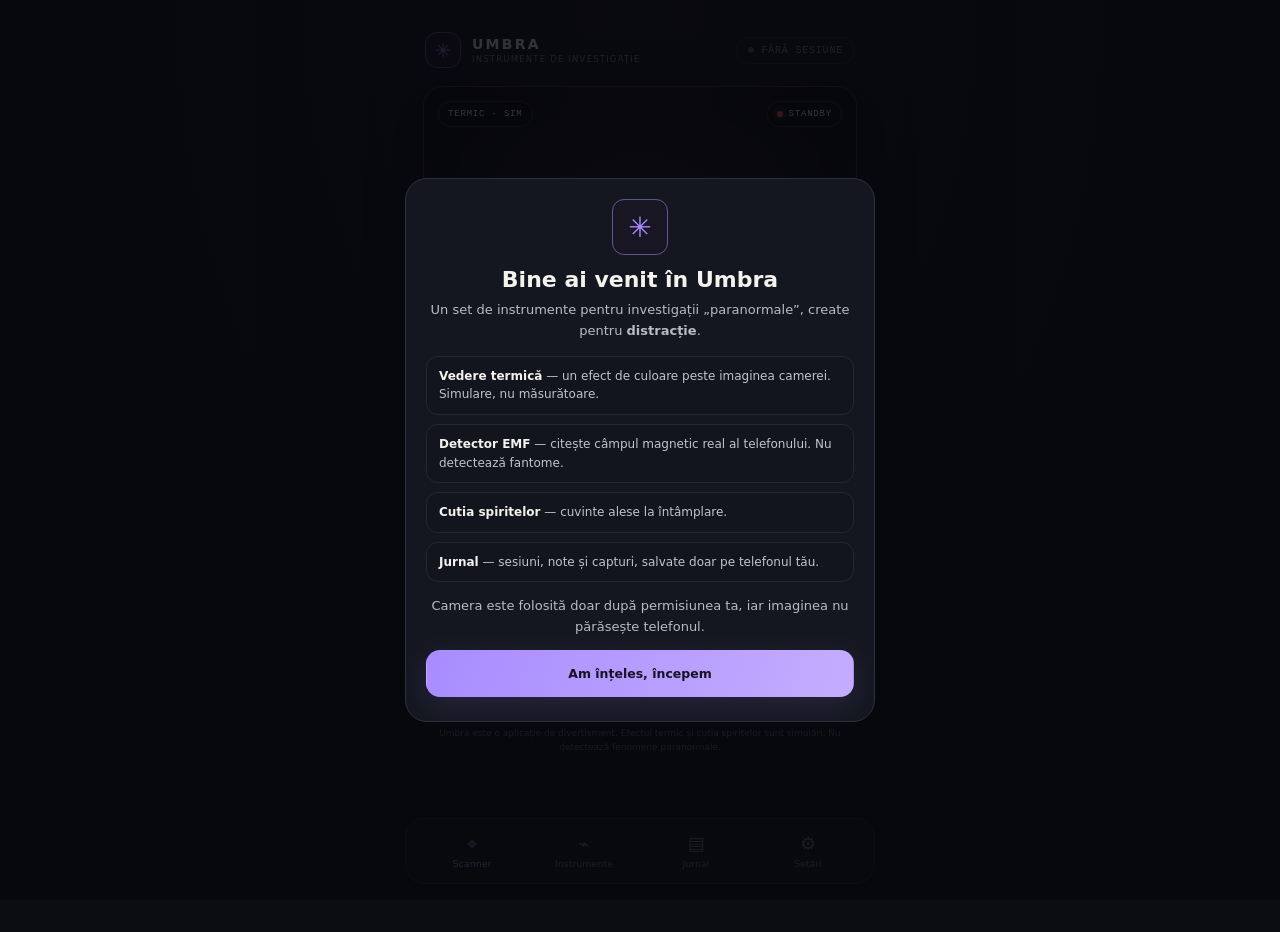
<file: app/src/main/assets/index.html>
<!doctype html>
<html lang="ro">
<head>
  <meta charset="utf-8" />
  <meta name="viewport" content="width=device-width, initial-scale=1, viewport-fit=cover" />
  <meta name="theme-color" content="#0b0d13" />
  <meta name="description" content="Umbra — instrumente de investigație paranormală, create pentru divertisment." />
  <link rel="icon" href="icon.svg" type="image/svg+xml" />
  <link rel="stylesheet" href="styles.css" />
  <title>Umbra — Investigator paranormal</title>
</head>
<body>
<div class="app">
  <header class="topbar">
    <div class="brand">
      <div class="sigil" aria-hidden="true">✳</div>
      <div><div class="brand-name">UMBRA</div><div class="brand-sub">INSTRUMENTE DE INVESTIGAȚIE</div></div>
    </div>
    <button class="sess-pill" id="sessPill" aria-label="Sesiune de investigație"><i class="dot"></i><span id="sessText">FĂRĂ SESIUNE</span></button>
  </header>

  <main>
    <section class="tab active" id="tab-scanner" aria-label="Scanner">
      <div class="thermal-view" id="thermalView">
        <video id="cameraVideo" autoplay muted playsinline hidden></video>
        <canvas id="thermalCanvas" aria-label="Imagine live cu efect vizual termic"></canvas>
        <div class="camera-placeholder">
          <span class="cam-icon" aria-hidden="true">◉</span>
          <b>Imaginea camerei va apărea aici</b>
          <span>Apasă „Pornește camera” pentru a începe</span>
        </div>
        <div class="view-hud">
          <span class="hud-pill" id="hudPalette">TERMIC · SIM</span>
          <span class="hud-pill hud-motion" id="hudMotion" hidden>◐ MIȘCARE</span>
          <span class="hud-pill hud-rec"><i></i><span id="recStatus">STANDBY</span></span>
        </div>
        <div class="crosshair" aria-hidden="true"></div>
        <div class="palette"><span>RECE</span><i class="palette-strip" id="paletteStrip"></i><span>CALD</span></div>
      </div>

      <button class="btn primary big" id="scanBtn">◉ &nbsp;Pornește camera</button>
      <div class="tool-row">
        <button class="btn ghost" id="snapBtn" aria-label="Fă o captură"><span>▣</span>Captură</button>
        <button class="btn ghost" id="paletteBtn" aria-label="Schimbă paleta"><span>◐</span>Paletă</button>
        <button class="btn ghost" id="flipBtn" aria-label="Schimbă camera"><span>⟲</span>Cameră</button>
      </div>

      <div class="status-card">
        <div class="status-icon" aria-hidden="true">⌁</div>
        <div class="status-copy">
          <div class="status-title">Vedere termică simulată</div>
          <div class="status-desc">Culorile urmăresc luminozitatea imaginii; telefonul nu măsoară temperatura.</div>
        </div>
        <div class="status-val" id="motionVal">MIȘC · 0%</div>
      </div>
    </section>

    <section class="tab" id="tab-tools" aria-label="Instrumente">
      <article class="card">
        <div class="card-head">
          <div><div class="eyebrow">Câmp electromagnetic</div><h2>Detector EMF</h2></div>
          <span class="tag" id="emfMode">—</span>
        </div>
        <div class="emf-read"><b id="emfVal">—</b><span>µT</span><em id="emfDelta">Δ 0.0</em></div>
        <div class="leds" id="emfLeds" role="img" aria-label="Nivel EMF"><i></i><i></i><i></i><i></i><i></i></div>
        <canvas id="emfGraph" width="420" height="84" aria-label="Grafic EMF"></canvas>
        <div class="row-btns">
          <button class="btn ghost" id="emfCal">Calibrează</button>
          <button class="btn ghost" id="emfLog">Salvează în jurnal</button>
        </div>
        <p class="hint" id="emfHint">Citește câmpul magnetic real al telefonului. Metalul, cablurile și aparatele electrice îl modifică; nu este o dovadă a vreunei prezențe.</p>
      </article>

      <article class="card">
        <div class="card-head">
          <div><div class="eyebrow">Simulare · cuvinte aleatorii</div><h2>Cutia spiritelor</h2></div>
          <span class="tag sim">SIM</span>
        </div>
        <div class="sb-screen" id="sbScreen" aria-live="polite"><span id="sbWord">· · ·</span></div>
        <div class="row-btns">
          <button class="btn primary" id="sbBtn">▶ Pornește cutia</button>
          <button class="btn ghost" id="sbSave">Salvează cuvântul</button>
        </div>
        <div class="sb-history" id="sbHistory" aria-label="Cuvinte recente"></div>
        <p class="hint">Mod automat: la câteva secunde apare un cuvânt ales la întâmplare dintr-o listă și este rostit cu voce. Este un joc, nu o comunicare. Crește volumul telefonului pentru a-l auzi.</p>
      </article>

      <article class="card">
        <div class="card-head">
          <div><div class="eyebrow">Atmosferă</div><h2>Sunet ambiental</h2></div>
          <button class="switch" id="soundBtn" role="switch" aria-checked="false" aria-label="Sunet ambiental"><i></i></button>
        </div>
        <p class="hint" id="soundStatus">Sunet dezactivat. Un ton grav generat de aplicație, fără microfon.</p>
      </article>
    </section>

    <section class="tab" id="tab-log" aria-label="Jurnal"><div id="logRoot"></div></section>
    <section class="tab" id="tab-settings" aria-label="Setări"><div id="settingsRoot"></div></section>
  </main>

  <p class="notice">Umbra este o aplicație de divertisment. Efectul termic și cutia spiritelor sunt simulări. Nu detectează fenomene paranormale.</p>
</div>

<nav class="bottom-nav" role="tablist" aria-label="Navigare">
  <button class="nav-item active" role="tab" data-tab="scanner"><span aria-hidden="true">⌖</span>Scanner</button>
  <button class="nav-item" role="tab" data-tab="tools"><span aria-hidden="true">⌁</span>Instrumente</button>
  <button class="nav-item" role="tab" data-tab="log"><span aria-hidden="true">▤</span>Jurnal</button>
  <button class="nav-item" role="tab" data-tab="settings"><span aria-hidden="true">⚙</span>Setări</button>
</nav>

<div class="toast" id="toast" role="status" aria-live="polite"></div>

<div class="overlay" id="overlay"><section class="sheet" role="dialog" aria-modal="true" aria-labelledby="sheetTitle">
  <div class="sheet-head"><h2 id="sheetTitle"></h2><button class="close" id="closeSheet" aria-label="Închide">×</button></div>
  <div id="sheetBody"></div>
</section></div>

<div class="overlay intro-wrap" id="intro"><section class="sheet intro" role="dialog" aria-modal="true" aria-labelledby="introTitle">
  <div class="sigil big" aria-hidden="true">✳</div>
  <h2 id="introTitle">Bine ai venit în Umbra</h2>
  <p>Un set de instrumente pentru investigații „paranormale”, create pentru <b>distracție</b>.</p>
  <ul class="intro-list">
    <li><b>Vedere termică</b> — un efect de culoare peste imaginea camerei. Simulare, nu măsurătoare.</li>
    <li><b>Detector EMF</b> — citește câmpul magnetic real al telefonului. Nu detectează fantome.</li>
    <li><b>Cutia spiritelor</b> — cuvinte alese la întâmplare.</li>
    <li><b>Jurnal</b> — sesiuni, note și capturi, salvate doar pe telefonul tău.</li>
  </ul>
  <p class="small">Camera este folosită doar după permisiunea ta, iar imaginea nu părăsește telefonul.</p>
  <button class="btn primary big" id="introOk">Am înțeles, începem</button>
</section></div>

<script src="app.js"></script>
</body>
</html>
</file>
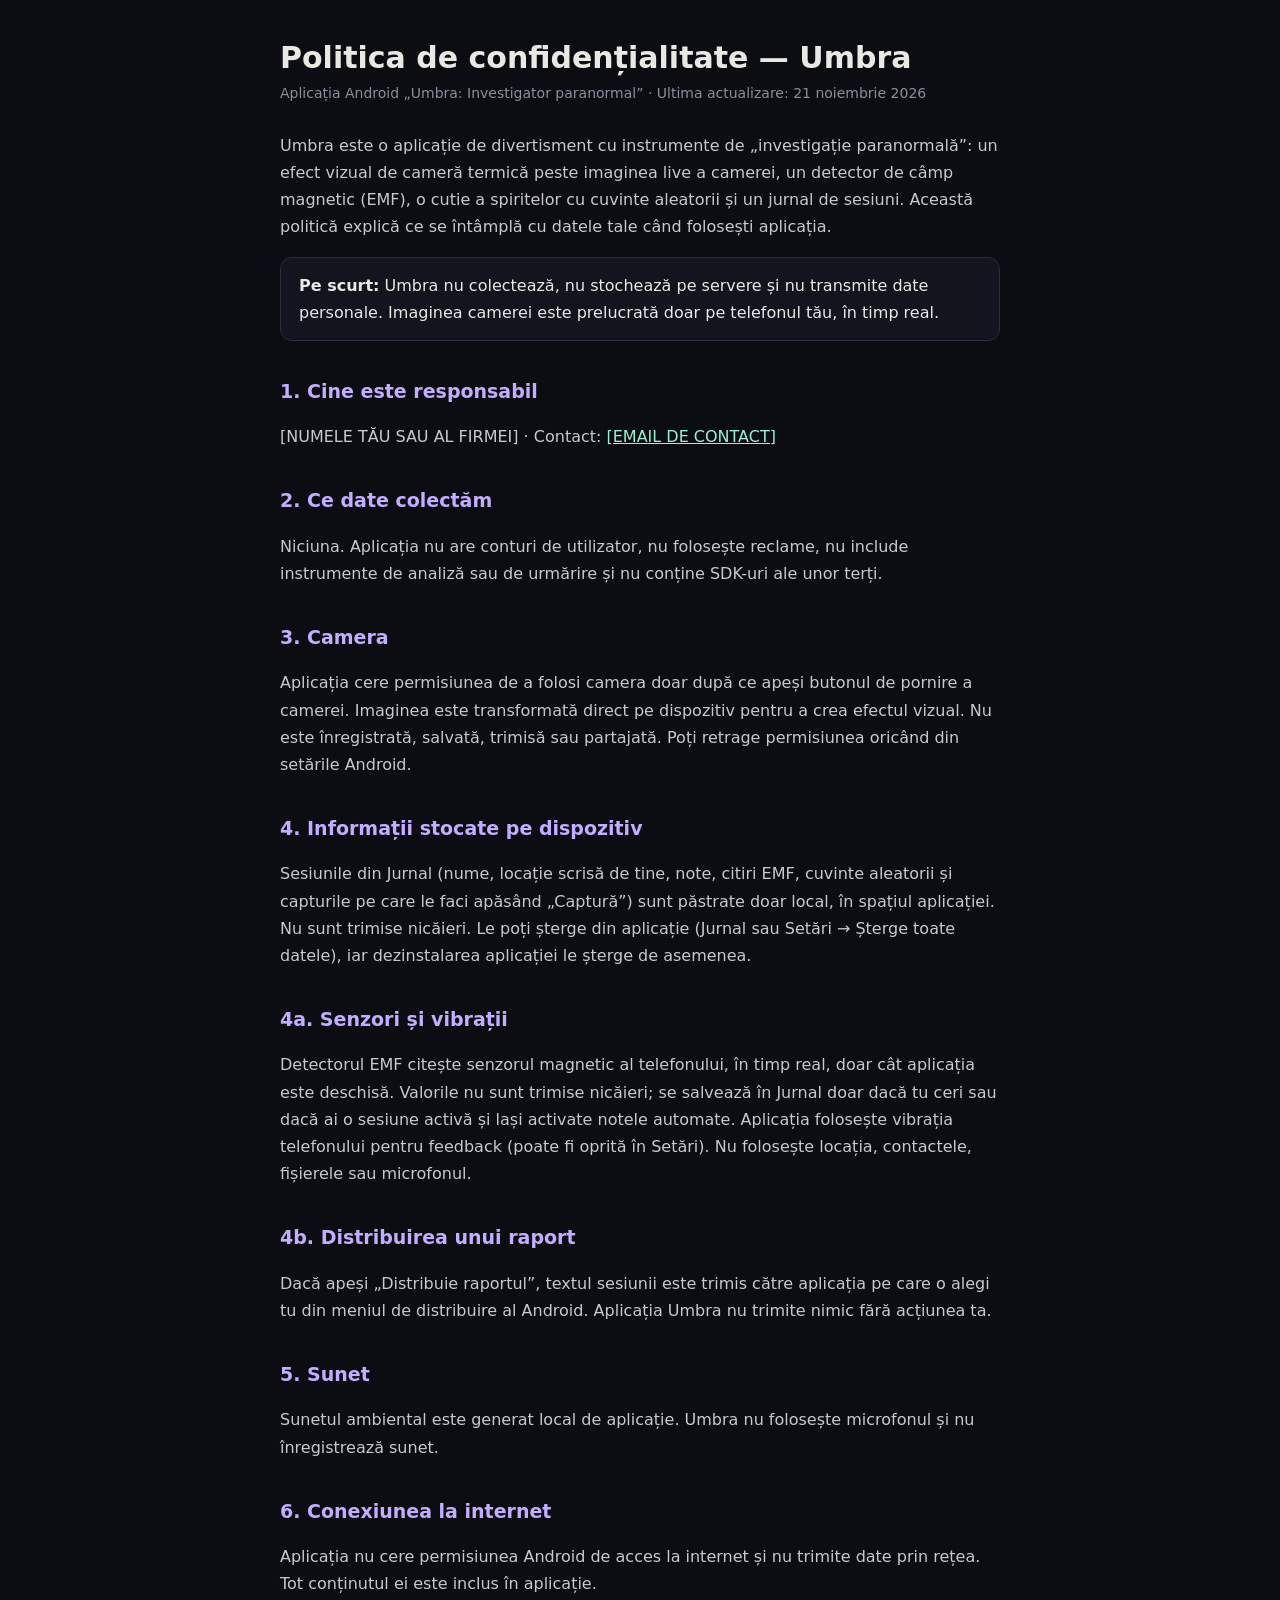
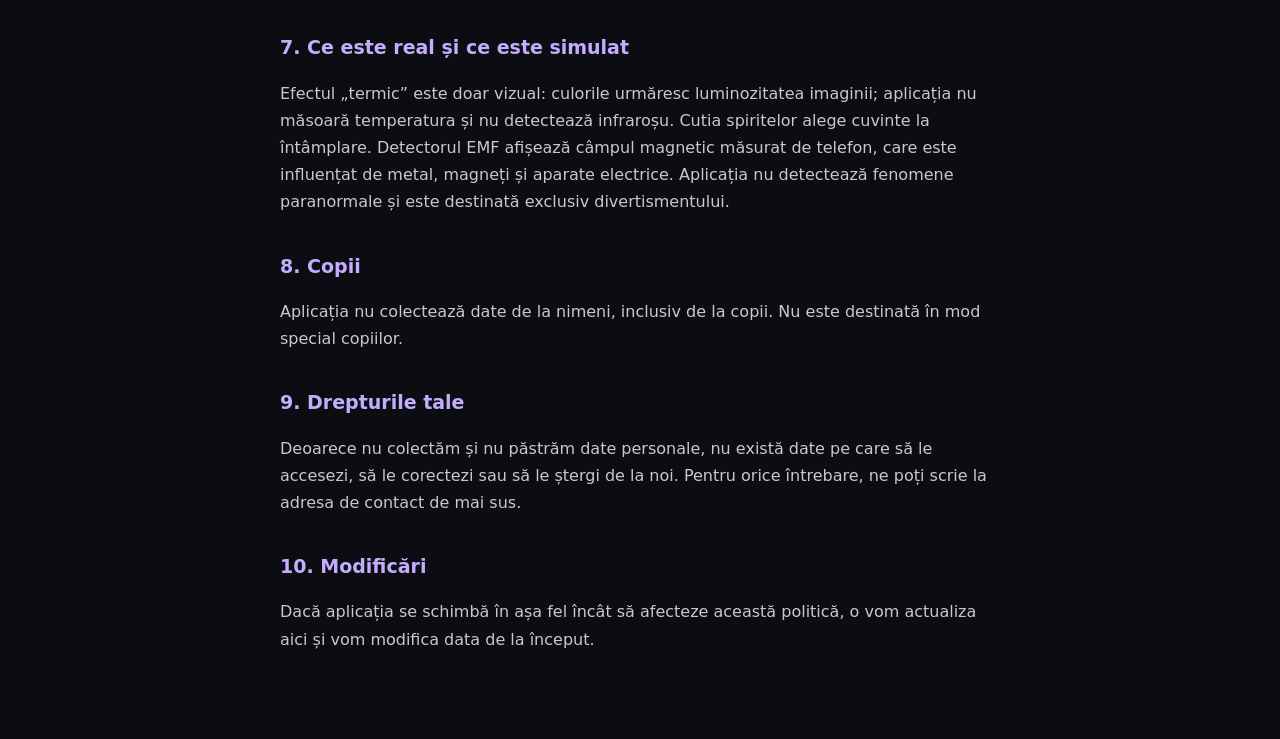
<file: play-assets/politica-de-confidentialitate.html>
<!doctype html>
<html lang="ro">
<head>
<meta charset="utf-8">
<meta name="viewport" content="width=device-width,initial-scale=1">
<title>Umbra — Politica de confidențialitate</title>
<style>
  body{margin:0;background:#0b0d13;color:#e9e8e3;font:16px/1.7 system-ui,-apple-system,"Segoe UI",Roboto,sans-serif}
  main{max-width:720px;margin:auto;padding:40px 22px 70px}
  h1{font-size:30px;line-height:1.2;margin:0 0 6px}
  h2{font-size:19px;margin:34px 0 8px;color:#c4adff}
  p,li{color:#c9c8d2}
  .meta{color:#89909d;font-size:14px;margin-bottom:26px}
  a{color:#9bf1d0}
  .box{border:1px solid #2a2d3a;border-radius:12px;padding:14px 18px;background:#12151e}
</style>
</head>
<body>
<main>
  <h1>Politica de confidențialitate — Umbra</h1>
  <div class="meta">Aplicația Android „Umbra: Investigator paranormal” · Ultima actualizare: 21 noiembrie 2026</div>

  <p>Umbra este o aplicație de divertisment cu instrumente de „investigație paranormală”: un efect vizual de cameră termică peste imaginea live a camerei, un detector de câmp magnetic (EMF), o cutie a spiritelor cu cuvinte aleatorii și un jurnal de sesiuni. Această politică explică ce se întâmplă cu datele tale când folosești aplicația.</p>

  <div class="box"><strong>Pe scurt:</strong> Umbra nu colectează, nu stochează pe servere și nu transmite date personale. Imaginea camerei este prelucrată doar pe telefonul tău, în timp real.</div>

  <h2>1. Cine este responsabil</h2>
  <p>[NUMELE TĂU SAU AL FIRMEI] · Contact: <a href="mailto:[EMAIL DE CONTACT]">[EMAIL DE CONTACT]</a></p>

  <h2>2. Ce date colectăm</h2>
  <p>Niciuna. Aplicația nu are conturi de utilizator, nu folosește reclame, nu include instrumente de analiză sau de urmărire și nu conține SDK-uri ale unor terți.</p>

  <h2>3. Camera</h2>
  <p>Aplicația cere permisiunea de a folosi camera doar după ce apeși butonul de pornire a camerei. Imaginea este transformată direct pe dispozitiv pentru a crea efectul vizual. Nu este înregistrată, salvată, trimisă sau partajată. Poți retrage permisiunea oricând din setările Android.</p>

  <h2>4. Informații stocate pe dispozitiv</h2>
  <p>Sesiunile din Jurnal (nume, locație scrisă de tine, note, citiri EMF, cuvinte aleatorii și capturile pe care le faci apăsând „Captură”) sunt păstrate doar local, în spațiul aplicației. Nu sunt trimise nicăieri. Le poți șterge din aplicație (Jurnal sau Setări → Șterge toate datele), iar dezinstalarea aplicației le șterge de asemenea.</p>

  <h2>4a. Senzori și vibrații</h2>
  <p>Detectorul EMF citește senzorul magnetic al telefonului, în timp real, doar cât aplicația este deschisă. Valorile nu sunt trimise nicăieri; se salvează în Jurnal doar dacă tu ceri sau dacă ai o sesiune activă și lași activate notele automate. Aplicația folosește vibrația telefonului pentru feedback (poate fi oprită în Setări). Nu folosește locația, contactele, fișierele sau microfonul.</p>

  <h2>4b. Distribuirea unui raport</h2>
  <p>Dacă apeși „Distribuie raportul”, textul sesiunii este trimis către aplicația pe care o alegi tu din meniul de distribuire al Android. Aplicația Umbra nu trimite nimic fără acțiunea ta.</p>

  <h2>5. Sunet</h2>
  <p>Sunetul ambiental este generat local de aplicație. Umbra nu folosește microfonul și nu înregistrează sunet.</p>

  <h2>6. Conexiunea la internet</h2>
  <p>Aplicația nu cere permisiunea Android de acces la internet și nu trimite date prin rețea. Tot conținutul ei este inclus în aplicație.</p>

  <h2>7. Ce este real și ce este simulat</h2>
  <p>Efectul „termic” este doar vizual: culorile urmăresc luminozitatea imaginii; aplicația nu măsoară temperatura și nu detectează infraroșu. Cutia spiritelor alege cuvinte la întâmplare. Detectorul EMF afișează câmpul magnetic măsurat de telefon, care este influențat de metal, magneți și aparate electrice. Aplicația nu detectează fenomene paranormale și este destinată exclusiv divertismentului.</p>

  <h2>8. Copii</h2>
  <p>Aplicația nu colectează date de la nimeni, inclusiv de la copii. Nu este destinată în mod special copiilor.</p>

  <h2>9. Drepturile tale</h2>
  <p>Deoarece nu colectăm și nu păstrăm date personale, nu există date pe care să le accesezi, să le corectezi sau să le ștergi de la noi. Pentru orice întrebare, ne poți scrie la adresa de contact de mai sus.</p>

  <h2>10. Modificări</h2>
  <p>Dacă aplicația se schimbă în așa fel încât să afecteze această politică, o vom actualiza aici și vom modifica data de la început.</p>
</main>
</body>
</html>
</file>
<file: app/src/main/assets/styles.css>
:root{color-scheme:dark;--bg:#0b0d13;--panel:#12151e;--panel2:#151821;--line:#242834;--muted:#89909d;--text:#f3f2ed;--violet:#aa8bff;--mint:#9bf1d0;--amber:#ffd18c;--red:#ff5b53;
  --sans:Manrope,system-ui,'Segoe UI',Roboto,sans-serif;--mono:'DM Mono',ui-monospace,'SF Mono',Menlo,Consolas,monospace}
*{box-sizing:border-box;-webkit-tap-highlight-color:transparent}
html{background:var(--bg)}
body{margin:0;background:radial-gradient(ellipse at 50% 0%,#171527 0%,var(--bg) 55%);color:var(--text);font-family:var(--sans);min-height:100svh;-webkit-user-select:none;user-select:none}
button{font:inherit;color:inherit;cursor:pointer}
textarea,input{font:inherit;color:inherit;-webkit-user-select:text;user-select:text}
h2{margin:0}
[hidden]{display:none!important}

.app{max-width:470px;min-height:100svh;margin:auto;padding:env(safe-area-inset-top) 18px calc(92px + env(safe-area-inset-bottom))}
.topbar{display:flex;align-items:center;justify-content:space-between;gap:10px;padding:16px 2px 16px}
.brand{display:flex;align-items:center;gap:11px;min-width:0}
.sigil{height:36px;width:36px;flex:none;border:1px solid #64568b;border-radius:12px;display:grid;place-items:center;color:var(--violet);font-size:19px;background:#191624}
.sigil.big{height:56px;width:56px;font-size:28px;margin:0 auto 12px}
.brand-name{font-size:14px;font-weight:800;letter-spacing:.16em}
.brand-sub{font-size:8.5px;color:var(--muted);letter-spacing:.14em;margin-top:2px}
.sess-pill{display:flex;align-items:center;gap:7px;border:1px solid #2c2f3a;color:var(--muted);background:#10131a;border-radius:99px;padding:7px 11px;font:10px var(--mono);letter-spacing:.08em;white-space:nowrap}
.sess-pill.on{border-color:#29352f;color:var(--mint);background:#101916}
.dot{height:6px;width:6px;background:#5a5f6c;border-radius:50%;display:inline-block}
.sess-pill.on .dot{background:var(--mint);box-shadow:0 0 10px var(--mint);animation:pulse 1.6s infinite}
@keyframes pulse{50%{opacity:.35}}

.tab{display:none}
.tab.active{display:block;animation:rise .25s ease}
@keyframes rise{from{transform:translateY(10px);opacity:0}to{transform:none;opacity:1}}

.eyebrow{font:10px var(--mono);letter-spacing:.16em;color:var(--muted);text-transform:uppercase}
.small{font-size:11px;color:var(--muted);line-height:1.6}
.hint{font-size:11px;line-height:1.65;color:#8f95a3;margin:12px 0 0}

/* scanner */
.thermal-view{position:relative;width:100%;height:min(112vw,430px);min-height:300px;max-height:430px;overflow:hidden;border-radius:20px;border:1px solid #403347;background:radial-gradient(ellipse at 50% 45%,#261433,#0b0b13 75%);box-shadow:0 12px 50px #0008,inset 0 0 45px #a04cff12;margin:2px 0 14px}
.thermal-view canvas{display:block;width:100%;height:100%;object-fit:cover;opacity:0;transition:opacity .5s}
.thermal-view.active canvas{opacity:1}
.thermal-view:after{content:"";pointer-events:none;position:absolute;inset:0;background:repeating-linear-gradient(0deg,#0000 0 3px,#0000000b 4px),radial-gradient(ellipse at center,#0000 55%,#05050b99 100%)}
.camera-placeholder{position:absolute;inset:0;display:grid;place-content:center;justify-items:center;text-align:center;gap:9px;color:#b7a8ca;z-index:1;padding:0 24px}
.thermal-view.active .camera-placeholder{display:none}
.cam-icon{font-size:30px;color:#d2a4ff;text-shadow:0 0 25px #bd68ff88}
.camera-placeholder b{font-size:12px}.camera-placeholder span:last-child{font-size:10px;color:#888393}
.view-hud{position:absolute;z-index:2;inset:14px 14px auto 14px;display:flex;justify-content:space-between;align-items:flex-start;gap:6px;pointer-events:none;font:9px var(--mono);letter-spacing:.09em;color:#fff;text-shadow:0 1px 5px #000}
.hud-pill{background:#08090bb8;border:1px solid #ffffff25;border-radius:20px;padding:7px 9px;white-space:nowrap}
.hud-rec{display:flex;align-items:center;gap:6px}
.hud-rec i{width:6px;height:6px;border-radius:50%;background:var(--red);box-shadow:0 0 9px var(--red)}
.hud-motion{color:var(--amber);border-color:#ffd18c55}
.crosshair{position:absolute;z-index:2;left:50%;top:50%;width:46px;height:46px;transform:translate(-50%,-50%);pointer-events:none;opacity:0;transition:opacity .4s}
.thermal-view.active .crosshair{opacity:.6}
.crosshair:before,.crosshair:after{content:"";position:absolute;background:#fff}
.crosshair:before{left:50%;top:0;bottom:0;width:1px;transform:translateX(-.5px);-webkit-mask:linear-gradient(#000 0 30%,#0000 30% 70%,#000 70%);mask:linear-gradient(#000 0 30%,#0000 30% 70%,#000 70%)}
.crosshair:after{top:50%;left:0;right:0;height:1px;transform:translateY(-.5px);-webkit-mask:linear-gradient(90deg,#000 0 30%,#0000 30% 70%,#000 70%);mask:linear-gradient(90deg,#000 0 30%,#0000 30% 70%,#000 70%)}
.palette{position:absolute;z-index:3;bottom:16px;left:16px;right:16px;display:flex;align-items:center;gap:9px;font:8px var(--mono);color:#ddd}
.palette-strip{height:5px;flex:1;border-radius:8px}

.btn{border:1px solid transparent;border-radius:14px;padding:13px 14px;font-size:12px;font-weight:700;display:inline-flex;align-items:center;justify-content:center;gap:8px;transition:.15s}
.btn:active{transform:scale(.98)}
.btn.primary{background:linear-gradient(110deg,#a88cff,#c4adff);color:#171223;box-shadow:0 8px 30px #9f7cff25}
.btn.ghost{background:var(--panel2);border-color:#282b36;color:var(--text)}
.btn.ghost span{color:var(--violet)}
.btn.danger{background:#2a1416;border-color:#5a2a2d;color:#ffb3ae}
.btn.big{width:100%;padding:15px;font-size:12.5px}
.btn[disabled]{opacity:.45}
.tool-row{display:grid;grid-template-columns:repeat(3,1fr);gap:9px;margin:10px 0 12px}
.row-btns{display:grid;grid-template-columns:1fr 1fr;gap:9px;margin-top:12px}
.status-card{border:1px solid var(--line);border-radius:16px;background:linear-gradient(135deg,#151822,#11131b);padding:13px 15px;display:flex;align-items:center;gap:11px}
.status-icon{width:34px;height:34px;border-radius:11px;background:#1e1b2a;color:var(--violet);display:grid;place-items:center;font-size:18px;flex:none}
.status-copy{flex:1}.status-title{font-size:11px;font-weight:700}.status-desc{font-size:9px;color:var(--muted);margin-top:4px;line-height:1.5}
.status-val{font:9px var(--mono);color:var(--mint);white-space:nowrap}

/* cards */
.card{border:1px solid var(--line);border-radius:18px;background:linear-gradient(145deg,#141722,#10121a);padding:16px;margin-bottom:12px}
.card-head{display:flex;justify-content:space-between;align-items:flex-start;gap:10px;margin-bottom:12px}
.card h2{font-size:17px;margin-top:5px;letter-spacing:-.02em}
.tag{font:9px var(--mono);letter-spacing:.1em;border:1px solid #2c3a35;color:var(--mint);background:#0f1a16;border-radius:99px;padding:5px 9px;white-space:nowrap}
.tag.sim,.tag.warn{border-color:#4a3c2a;color:var(--amber);background:#1a150e}
.emf-read{display:flex;align-items:baseline;gap:6px}
.emf-read b{font:500 44px/1 var(--mono);letter-spacing:-.04em}
.emf-read span{color:var(--muted);font:12px var(--mono)}
.emf-read em{margin-left:auto;font:normal 11px var(--mono);color:var(--mint)}
.leds{display:grid;grid-template-columns:repeat(5,1fr);gap:6px;margin:14px 0 12px}
.leds i{height:10px;border-radius:5px;background:#1d202b;transition:background .15s,box-shadow .15s}
.leds i.on:nth-child(1){background:#4ade80;box-shadow:0 0 10px #4ade8066}
.leds i.on:nth-child(2){background:var(--mint);box-shadow:0 0 10px #9bf1d066}
.leds i.on:nth-child(3){background:var(--amber);box-shadow:0 0 10px #ffd18c66}
.leds i.on:nth-child(4){background:#ff9b3d;box-shadow:0 0 10px #ff9b3d66}
.leds i.on:nth-child(5){background:var(--red);box-shadow:0 0 12px #ff5b5399}
#emfGraph{width:100%;height:84px;border-radius:12px;background:#0d0f16;border:1px solid #1f2230;display:block}
.sb-screen{height:96px;border-radius:14px;background:#0a0c12;border:1px solid #1f2230;display:grid;place-items:center;font:500 26px var(--mono);letter-spacing:.08em;color:var(--mint);text-shadow:0 0 18px #9bf1d055;text-align:center;overflow:hidden;padding:0 10px}
.sb-screen.scan{color:var(--violet);text-shadow:0 0 18px #aa8bff66;animation:flick .18s steps(2) infinite}
@keyframes flick{50%{opacity:.72}}
.switch{width:46px;height:26px;border-radius:99px;border:1px solid #343848;background:#1a1d27;position:relative;padding:0;flex:none}
.switch i{position:absolute;top:3px;left:3px;height:18px;width:18px;border-radius:50%;background:#7c8190;transition:.2s}
.switch[aria-checked="true"]{background:#2b2150;border-color:#6c56b8}
.switch[aria-checked="true"] i{left:23px;background:var(--violet)}

/* nav */
.bottom-nav{position:fixed;z-index:5;bottom:0;left:50%;transform:translateX(-50%);width:min(470px,100%);padding:8px 10px calc(8px + env(safe-area-inset-bottom));display:grid;grid-template-columns:repeat(4,1fr);background:#0d0f16f2;border-top:1px solid #222531}
.nav-item{border:0;background:none;color:#737887;display:grid;justify-items:center;gap:3px;font-size:9.5px;padding:6px 0;border-radius:12px}
.nav-item span{font-size:18px}
.nav-item.active{color:var(--violet)}
.notice{text-align:center;font-size:9px;line-height:1.55;color:#656a76;padding:14px 16px 0;margin:0}

.toast{position:fixed;z-index:30;left:50%;bottom:92px;transform:translate(-50%,15px);background:#20212c;border:1px solid #383746;border-radius:12px;padding:12px 16px;font-size:11px;opacity:0;transition:.25s;pointer-events:none;max-width:90vw;text-align:center}
.toast.show{opacity:1;transform:translate(-50%,0)}

.overlay{position:fixed;z-index:20;inset:0;background:#07080cd0;display:none;align-items:flex-end;justify-content:center}
.overlay.open{display:flex}
.sheet{width:min(470px,100%);max-height:88vh;overflow:auto;background:#151720;border:1px solid #2d303c;border-radius:22px 22px 0 0;padding:20px 20px calc(24px + env(safe-area-inset-bottom));animation:rise .25s ease}
.sheet-head{display:flex;justify-content:space-between;align-items:center;margin-bottom:14px}
.sheet h2{font-size:17px}
.close{border:0;background:#242631;width:32px;height:32px;border-radius:50%;font-size:18px;line-height:1}
.intro{text-align:center}
.intro h2{font-size:22px;margin-bottom:8px}.intro p{color:#b8bac6;font-size:13px;line-height:1.6;margin:0 0 12px}
.intro-list{list-style:none;padding:0;margin:14px 0;text-align:left;display:grid;gap:9px}
.intro-list li{font-size:12px;line-height:1.55;color:#c3c3cd;border:1px solid var(--line);border-radius:12px;padding:10px 12px;background:#12151e}
.intro-list b{color:var(--text)}
.intro-wrap{align-items:center;padding:16px}.intro-wrap .sheet{border-radius:22px;max-height:94vh}

/* jurnal */
.session-card{border:1px solid #2b3a34;border-radius:18px;background:linear-gradient(145deg,#12201b,#10141a);padding:16px;margin-bottom:12px}
.session-timer{font:500 34px var(--mono);letter-spacing:-.03em;margin:8px 0 4px}
.field{display:block;margin:10px 0;font-size:11px;font-weight:700;color:#b8bac6}
.field input,.field textarea{display:block;width:100%;margin-top:6px;background:#0e1017;border:1px solid #2a2d3a;border-radius:12px;padding:12px;font-size:13px;color:var(--text)}
.field textarea{min-height:92px;resize:vertical}
.list-title{font:10px var(--mono);letter-spacing:.16em;color:var(--muted);text-transform:uppercase;margin:20px 2px 10px}
.s-item{width:100%;text-align:left;border:1px solid var(--line);border-radius:14px;background:var(--panel2);padding:13px 14px;margin-bottom:9px;display:flex;justify-content:space-between;align-items:center;gap:10px}
.s-item b{font-size:13px;display:block}.s-item small{display:block;color:var(--muted);font-size:10px;margin-top:4px}
.s-count{font:10px var(--mono);color:var(--violet);white-space:nowrap}
.empty{border:1px dashed #30344a;border-radius:14px;padding:18px;text-align:center;color:var(--muted);font-size:12px;line-height:1.6}
.timeline{margin:6px 0 4px;border-left:1px solid #403755;padding-left:14px}
.ev{margin:0 0 15px;position:relative}
.ev:before{content:"";position:absolute;left:-18px;top:6px;width:7px;height:7px;border-radius:50%;background:var(--violet)}
.ev time{font:9px var(--mono);color:var(--violet)}
.ev p{font-size:12px;line-height:1.55;color:#c9c9d3;margin:4px 0 0;white-space:pre-wrap}
.ev img{display:block;width:100%;max-width:240px;border-radius:12px;margin-top:8px;border:1px solid #403347}
.sheet-actions{display:grid;gap:9px;margin-top:16px}

/* setări */
.set-group{border:1px solid var(--line);border-radius:18px;background:var(--panel);margin-bottom:12px;overflow:hidden}
.set-row{display:flex;justify-content:space-between;align-items:center;gap:12px;padding:14px 16px;border-top:1px solid #1d202b}
.set-row:first-child{border-top:0}
.set-row b{font-size:12.5px;display:block}.set-row small{display:block;color:var(--muted);font-size:10.5px;margin-top:3px;line-height:1.5}
.seg{display:flex;border:1px solid #2c2f3a;border-radius:12px;overflow:hidden;flex:none}
.seg button{border:0;background:#12151e;padding:8px 11px;font-size:11px;color:#8f95a3}
.seg button.on{background:#2b2150;color:#d9ccff}
.about{padding:16px;font-size:12px;line-height:1.7;color:#aeb1bd}
.about b{color:var(--text)}

.btn.primary.on{background:linear-gradient(110deg,#ff8c85,#ffb3ae);color:#2a0f10}
.sb-history{display:flex;flex-wrap:wrap;gap:6px;margin-top:12px;min-height:4px}
.chip{font:10px var(--mono);letter-spacing:.06em;color:var(--mint);border:1px solid #2c3a35;background:#0f1a16;border-radius:99px;padding:5px 9px}
@media(max-width:340px){.brand-sub{display:none}.emf-read b{font-size:36px}}
@media(prefers-reduced-motion:reduce){*{animation:none!important;transition:none!important}}
@media(min-width:600px){body{padding:16px 0}.bottom-nav{bottom:16px;border:1px solid #292b36;border-radius:20px}}
</file>
